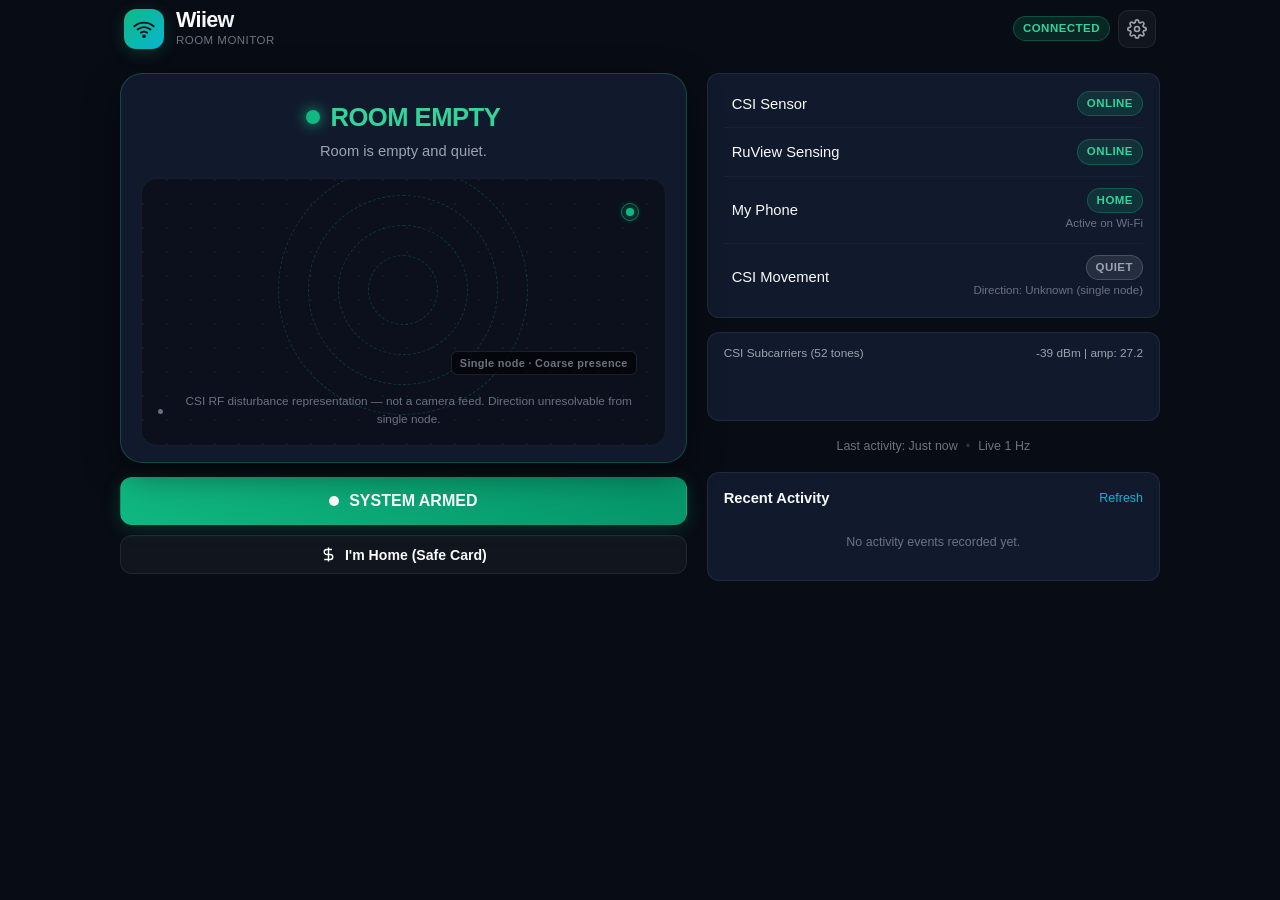
<file: wiiew/frontend/index.html>
<!DOCTYPE html>
<html lang="en">
<head>
  <meta charset="UTF-8">
  <meta name="viewport" content="width=device-width, initial-scale=1.0, maximum-scale=1.0, user-scalable=no, viewport-fit=cover">
  <meta name="theme-color" content="#080c14">
  <meta name="apple-mobile-web-app-capable" content="yes">
  <meta name="apple-mobile-web-app-status-bar-style" content="black-translucent">
  <meta name="description" content="Wiiew — Calm, camera-free room occupancy monitoring with trusted-device safe card">
  
  <title>Wiiew — Room Monitor</title>
  
  <link rel="manifest" href="./manifest.json">
  <link rel="icon" type="image/svg+xml" href="./icons/icon.svg">
  <link rel="apple-touch-icon" href="./icons/icon-192.png">
  <link rel="stylesheet" href="./style.css">
</head>
<body>
  <div class="app-layout">
    <!-- Top Navigation Header -->
    <header class="app-header">
      <div class="header-left">
        <div class="brand-logo" aria-hidden="true">
          <svg viewBox="0 0 24 24" width="22" height="22" fill="none" stroke="currentColor" stroke-width="2" stroke-linecap="round" stroke-linejoin="round">
            <path d="M5 12.55a11 11 0 0 1 14.08 0"></path>
            <path d="M1.42 9a16 16 0 0 1 21.16 0"></path>
            <path d="M8.53 16.11a6 6 0 0 1 6.95 0"></path>
            <circle cx="12" cy="20" r="1"></circle>
          </svg>
        </div>
        <div class="brand-text">
          <span class="brand-title">Wiiew</span>
          <span class="brand-tagline">Room Monitor</span>
        </div>
      </div>
      
      <div class="header-right">
        <span id="badge-backend-status" class="status-pill pill-green" title="Backend connection status">CONNECTED</span>
        <button id="btn-install" class="btn-icon" title="Install App" style="display: none;" aria-label="Install Wiiew PWA">
          <svg viewBox="0 0 24 24" width="19" height="19" fill="none" stroke="currentColor" stroke-width="2">
            <path d="M21 15v4a2 2 0 0 1-2 2H5a2 2 0 0 1-2-2v-4"></path>
            <polyline points="7 10 12 15 17 10"></polyline>
            <line x1="12" y1="15" x2="12" y2="3"></line>
          </svg>
        </button>
        <button id="btn-settings-open" class="btn-icon" title="Settings" aria-label="Open Settings">
          <svg viewBox="0 0 24 24" width="20" height="20" fill="none" stroke="currentColor" stroke-width="2">
            <circle cx="12" cy="12" r="3"></circle>
            <path d="M19.4 15a1.65 1.65 0 0 0 .33 1.82l.06.06a2 2 0 0 1 0 2.83 2 2 0 0 1-2.83 0l-.06-.06a1.65 1.65 0 0 0-1.82-.33 1.65 1.65 0 0 0-1 1.51V21a2 2 0 0 1-2 2 2 2 0 0 1-2-2v-.09A1.65 1.65 0 0 0 9 19.4a1.65 1.65 0 0 0-1.82.33l-.06.06a2 2 0 0 1-2.83 0 2 2 0 0 1 0-2.83l.06-.06a1.65 1.65 0 0 0 .33-1.82 1.65 1.65 0 0 0-1.51-1H3a2 2 0 0 1-2-2 2 2 0 0 1 2-2h.09A1.65 1.65 0 0 0 4.6 9a1.65 1.65 0 0 0-.33-1.82l-.06-.06a2 2 0 0 1 0-2.83 2 2 0 0 1 2.83 0l.06.06a1.65 1.65 0 0 0 1.82.33H9a1.65 1.65 0 0 0 1-1.51V3a2 2 0 0 1 2-2 2 2 0 0 1 2 2v.09a1.65 1.65 0 0 0 1 1.51 1.65 1.65 0 0 0 1.82-.33l.06-.06a2 2 0 0 1 2.83 0 2 2 0 0 1 0 2.83l-.06.06a1.65 1.65 0 0 0-.33 1.82V9a1.65 1.65 0 0 0 1.51 1H21a2 2 0 0 1 2 2 2 2 0 0 1-2 2h-.09a1.65 1.65 0 0 0-1.51 1z"></path>
          </svg>
        </button>
      </div>
    </header>

    <!-- Main Grid: Room Visualizer on Left/Center, Telemetry & Controls on Right (on Desktop) -->
    <main class="dashboard-grid">
      
      <!-- Left Column / Primary: Room Visualization -->
      <section class="viz-column">
        <div id="room-card" class="room-card state-empty">
          <div class="room-card-header">
            <div class="room-status-indicator">
              <span class="status-dot"></span>
              <h1 id="room-status-title">ROOM EMPTY</h1>
            </div>
            <p id="room-status-desc">Room is empty and quiet.</p>
          </div>

          <!-- Central Graphical Room Stage -->
          <div class="room-stage" id="room-stage">
            <!-- Room Perimeter Walls -->
            <div class="room-boundary">
              <!-- Wall Sensor Node -->
              <div class="sensor-beacon" title="ESP32-S3 CSI Sensor">
                <span class="beacon-pulse"></span>
                <span class="beacon-core"></span>
              </div>

              <!-- Multi-Node Network Overlay & Localization Chip (Phase 3) -->
              <div id="multi-node-layer" class="multi-node-layer" aria-hidden="true"></div>
              <div id="stage-loc-chip" class="stage-loc-chip">Single node · Coarse presence</div>

              <!-- Animated RF Waves Container (Empty & Checking states) -->
              <div id="rf-waves-container" class="rf-waves">
                <div class="rf-ring ring-1"></div>
                <div class="rf-ring ring-2"></div>
                <div class="rf-ring ring-3"></div>
                <div class="rf-ring ring-4"></div>
              </div>

              <!-- Checking Presence Debounce Radial Ring -->
              <div id="checking-indicator" class="checking-indicator" style="display: none;">
                <svg class="progress-ring" width="110" height="110">
                  <circle class="progress-ring-track" stroke="rgba(255, 255, 255, 0.1)" stroke-width="6" fill="transparent" r="48" cx="55" cy="55"/>
                  <circle id="progress-ring-fill" class="progress-ring-fill" stroke="#f59e0b" stroke-width="6" stroke-linecap="round" fill="transparent" r="48" cx="55" cy="55"/>
                </svg>
                <div class="checking-text">
                  <span id="checking-timer">0s</span>
                  <span class="checking-lbl">confirming</span>
                </div>
              </div>

              <!-- Human Presence Silhouette (Rendered when occupied) -->
              <div id="human-silhouette" class="human-silhouette" style="display: none;">
                <!-- Localized CSI Disturbance ripples -->
                <div class="disturbance-ripple ripple-1"></div>
                <div class="disturbance-ripple ripple-2"></div>

                <!-- Full-body Human Avatar Silhouette SVG -->
                <svg viewBox="0 0 100 220" width="80" height="176" class="silhouette-svg">
                  <!-- Head -->
                  <circle cx="50" cy="24" r="18" fill="currentColor"/>
                  <!-- Neck & Torso -->
                  <path d="M 32 50 C 32 46, 68 46, 68 50 L 72 120 C 72 125, 28 125, 28 120 Z" fill="currentColor"/>
                  <!-- Left Arm -->
                  <path d="M 28 52 C 22 56, 16 90, 20 120 C 22 126, 28 124, 28 118 L 26 62 Z" fill="currentColor"/>
                  <!-- Right Arm -->
                  <path d="M 72 52 C 78 56, 84 90, 80 120 C 78 126, 72 124, 72 118 L 74 62 Z" fill="currentColor"/>
                  <!-- Left Leg -->
                  <path d="M 32 124 L 30 206 C 30 214, 44 214, 44 206 L 46 124 Z" fill="currentColor"/>
                  <!-- Right Leg -->
                  <path d="M 54 124 L 56 206 C 56 214, 70 214, 70 206 L 68 124 Z" fill="currentColor"/>
                </svg>
              </div>

              <!-- Trusted Device Shield Visual (Rendered when Safe Card active) -->
              <div id="trusted-home-icon" class="trusted-home-visual" style="display: none;">
                <div class="trusted-shield-glow"></div>
                <svg viewBox="0 0 24 24" width="64" height="64" fill="none" stroke="currentColor" stroke-width="1.75">
                  <path d="M12 22s8-4 8-10V5l-8-3-8 3v7c0 6 8 10 8 10z"></path>
                  <path d="M9 12l2 2 4-4"></path>
                </svg>
              </div>
            </div>

            <!-- CSI Visual Representation Note (Compliance Requirement) -->
            <div class="stage-footer-note">
              <span class="info-dot"></span>
              <span id="viz-caption">CSI RF disturbance representation — not a camera feed. Direction unresolvable from single node.</span>
            </div>
          </div>
        </div>

        <!-- System Armed / Disarmed Primary Action -->
        <div class="control-banner">
          <button id="btn-arm-toggle" class="btn-primary btn-armed" aria-label="Toggle Armed State">
            <span class="btn-arm-dot"></span>
            <span id="btn-arm-text">SYSTEM ARMED</span>
          </button>
          
          <button id="btn-heartbeat" class="btn-secondary" title="Signal Safe Card presence from this device" aria-label="Signal I am Home">
            <svg viewBox="0 0 24 24" width="17" height="17" fill="none" stroke="currentColor" stroke-width="2">
              <path d="M12 2v20M17 5H9.5a3.5 3.5 0 0 0 0 7h5a3.5 3.5 0 0 1 0 7H6"></path>
            </svg>
            <span>I'm Home (Safe Card)</span>
          </button>
        </div>
      </section>

      <!-- Right Column / Secondary: Telemetry, CSI Diagnostics, & History -->
      <section class="side-column">
        <!-- Telemetry Panel -->
        <div class="telemetry-card">
          <div class="telemetry-row">
            <div class="telemetry-label">
              <span class="row-icon sensor-icon"></span>
              <span>CSI Sensor</span>
            </div>
            <span id="badge-sensor" class="status-pill pill-green">ONLINE</span>
          </div>

          <div class="telemetry-row">
            <div class="telemetry-label">
              <span class="row-icon server-icon"></span>
              <span>RuView Sensing</span>
            </div>
            <span id="badge-server" class="status-pill pill-green">ONLINE</span>
          </div>

          <div class="telemetry-row">
            <div class="telemetry-label">
              <span class="row-icon phone-icon"></span>
              <span id="label-phone-name">My Phone</span>
            </div>
            <div class="phone-status-wrap">
              <span id="badge-phone" class="status-pill pill-green">HOME</span>
              <span id="phone-subtext" class="telemetry-subtext">Active on Wi-Fi</span>
            </div>
          </div>

          <div class="telemetry-row">
            <div class="telemetry-label">
              <span class="row-icon motion-icon"></span>
              <span>CSI Movement</span>
            </div>
            <div class="phone-status-wrap">
              <span id="badge-motion" class="status-pill pill-gray">QUIET</span>
              <span id="motion-subtext" class="telemetry-subtext">Direction: Unknown (single node)</span>
            </div>
          </div>
        </div>

        <!-- Subtle OFDM Subcarrier Waterfall / Sparkline -->
        <div class="subcarrier-card">
          <div class="subcarrier-header">
            <span>CSI Subcarriers (52 tones)</span>
            <span id="subcarrier-metrics">-39 dBm | amp: 27.2</span>
          </div>
          <div id="subcarrier-visualizer" class="subcarrier-bars" aria-label="OFDM Subcarrier amplitudes"></div>
        </div>

        <!-- Last Activity Timestamp -->
        <div class="meta-strip">
          <span id="last-activity-text">Last activity: Just now</span>
          <span class="dot-separator">•</span>
          <span id="ws-latency-text">Live 1 Hz</span>
        </div>

        <!-- Activity Log (Conversational Event History) -->
        <div class="history-card">
          <div class="history-header">
            <h3>Recent Activity</h3>
            <button id="btn-refresh-events" class="btn-link" aria-label="Refresh Activity Log">Refresh</button>
          </div>
          <div id="event-list" class="event-list">
            <div class="event-placeholder">No activity events recorded yet.</div>
          </div>
        </div>
      </section>

    </main>

    <!-- Settings Modal -->
    <div id="settings-modal" class="modal-backdrop" style="display: none;" role="dialog" aria-modal="true" aria-labelledby="settings-heading">
      <div class="modal-card">
        <div class="modal-header">
          <h2 id="settings-heading">Wiiew Settings</h2>
          <button id="btn-settings-close" class="btn-close" aria-label="Close Settings">&times;</button>
        </div>

        <div class="modal-body">
          <!-- Backend Connection Config (Crucial for GitHub Pages) -->
          <div class="setting-group">
            <label class="setting-title" for="cfg-backend-url">Wiiew Backend URL</label>
            <p class="setting-desc">Local IP/Host of the computer running the Wiiew backend.</p>
            <div class="input-with-button">
              <input type="url" id="cfg-backend-url" placeholder="http://192.168.1.100:8000">
              <button id="btn-test-backend" class="btn-secondary btn-sm">Test</button>
            </div>
            <p id="backend-test-msg" class="telemetry-subtext"></p>
          </div>

          <!-- Trusted Phone Config -->
          <div class="setting-group">
            <label class="setting-title">Trusted Phone (Safe Card)</label>
            <p class="setting-desc">Presence of this phone on your home Wi-Fi suppresses entry alerts.</p>
            
            <div class="input-field">
              <label for="cfg-phone-name">Device Name</label>
              <input type="text" id="cfg-phone-name" placeholder="My Phone" value="My Phone">
            </div>

            <div class="input-field">
              <label for="cfg-phone-ip">Phone LAN IP Address</label>
              <input type="text" id="cfg-phone-ip" placeholder="192.168.1.103">
            </div>

            <div class="input-field">
              <label for="cfg-phone-mac">Phone MAC Address (Optional)</label>
              <input type="text" id="cfg-phone-mac" placeholder="7c:4d:8f:94:53:74">
            </div>

            <button id="btn-discover-devices" class="btn-secondary btn-sm">
              <svg viewBox="0 0 24 24" width="14" height="14" fill="none" stroke="currentColor" stroke-width="2">
                <circle cx="11" cy="11" r="8"></circle>
                <line x1="21" y1="21" x2="16.65" y2="16.65"></line>
              </svg>
              <span>Scan Home Network for My Phone</span>
            </button>
            <div id="discovered-devices-list" class="discovered-devices" style="display: none;"></div>
          </div>

          <!-- Physical Proximity Boundary -->
          <div class="setting-group">
            <label class="setting-title" style="display:flex;align-items:center;gap:8px;cursor:pointer;">
              <input type="checkbox" id="cfg-prox-enabled" checked style="width:16px;height:16px;accent-color:#10b981;">
              <span>Enforce 15 ft Router Proximity Boundary</span>
            </label>
            <p class="setting-desc">Being on Wi-Fi alone will not suppress alerts unless your phone is inside the calibrated 15 ft boundary.</p>
            <div class="input-field" style="margin-top:8px;">
              <label for="cfg-prox-boundary">Boundary Distance (feet)</label>
              <input type="number" id="cfg-prox-boundary" min="5" max="50" step="1" value="15">
            </div>

            <div id="cfg-prox-badge" style="margin-top:8px;font-size:11px;color:#94a3b8;background:rgba(255,255,255,0.04);padding:8px 10px;border-radius:8px;border:1px solid #1e293b;">
              Method: <b id="cfg-prox-method" style="color:#f8fafc;">Unavailable</b>
              <span id="cfg-prox-msg" style="display:block;color:#64748b;font-size:10px;margin-top:2px;">15 ft proximity detection requires router client RSSI.</span>
            </div>

            <div style="display:flex;gap:8px;margin-top:8px;">
              <div style="flex:1;background:rgba(255,255,255,0.02);padding:6px;border-radius:6px;border:1px solid #1e293b;text-align:center;">
                <small style="color:#64748b;display:block;font-size:10px;">Signal</small>
                <strong id="cfg-prox-signal" style="font-size:12px;color:#f8fafc;">— dBm</strong>
              </div>
              <div style="flex:1;background:rgba(255,255,255,0.02);padding:6px;border-radius:6px;border:1px solid #1e293b;text-align:center;">
                <small style="color:#64748b;display:block;font-size:10px;">Est. Distance</small>
                <strong id="cfg-prox-dist" style="font-size:12px;color:#f8fafc;">— ft</strong>
              </div>
              <div style="flex:1;background:rgba(255,255,255,0.02);padding:6px;border-radius:6px;border:1px solid #1e293b;text-align:center;">
                <small style="color:#64748b;display:block;font-size:10px;">Proximity</small>
                <strong id="cfg-prox-state" style="font-size:12px;color:#f8fafc;">Unknown</strong>
              </div>
            </div>

            <div style="display:flex;gap:8px;margin-top:8px;">
              <button id="btn-cfg-cal-near" type="button" class="btn-secondary btn-sm" style="flex:1;">Calibrate Near</button>
              <button id="btn-cfg-cal-boundary" type="button" class="btn-secondary btn-sm" style="flex:1;">Calibrate 15 ft</button>
            </div>
            <p id="cfg-cal-msg" class="telemetry-subtext" style="font-size:11px;margin-top:4px;"></p>
          </div>

          <!-- Sleep Grace Period -->
          <div class="setting-group">
            <label class="setting-title" for="cfg-grace-slider">Phone Sleep Grace Period</label>
            <p class="setting-desc">Tolerates locked smartphone Wi-Fi sleep before assuming you left.</p>
            <div class="slider-row">
              <input type="range" id="cfg-grace-slider" min="60" max="600" step="30" value="180">
              <span id="cfg-grace-val">3 min</span>
            </div>
          </div>

          <!-- Sustained Presence Debounce -->
          <div class="setting-group">
            <label class="setting-title" for="cfg-debounce-slider">Presence Confirmation Threshold</label>
            <p class="setting-desc">Continuous CSI disturbance required before confirming room presence.</p>
            <div class="slider-row">
              <input type="range" id="cfg-debounce-slider" min="5" max="45" step="5" value="15">
              <span id="cfg-debounce-val">15 sec</span>
            </div>
          </div>

          <!-- Web Push Notifications -->
          <div class="setting-group">
            <label class="setting-title">Mobile Push Notifications</label>
            <p class="setting-desc">Receive calm notifications on this phone when someone enters your room.</p>
            <div class="push-actions">
              <button id="btn-enable-push" class="btn-primary btn-sm">Enable Web Push</button>
              <button id="btn-test-push" class="btn-secondary btn-sm">Send Test Push</button>
            </div>
            <p id="push-status-msg" class="telemetry-subtext"></p>
          </div>

          <!-- About / Advanced Accordion -->
          <details class="setting-group advanced-group">
            <summary class="setting-title">About & Diagnostics</summary>
            <div class="about-content">
              <p><strong>Wiiew Version:</strong> 1.0.0 (PWA)</p>
              <p><strong>CSI Hardware:</strong> Arduino UNO R4 WiFi (ESP32-S3 QFN56 v0.2, 8 MB SPI Flash)</p>
              <p><strong>CSI Frame Format:</strong> ADR-018 Raw CSI (128 subcarriers, UDP port 5005)</p>
              <p><strong>Hosted UI:</strong> <a href="https://shr3y4n.github.io/Wiiew/" target="_blank" rel="noopener" style="color: #06b6d4;">GitHub Pages</a></p>
            </div>
          </details>
        </div>

        <div class="modal-footer">
          <button id="btn-save-settings" class="btn-primary">Save Settings</button>
        </div>
      </div>
    </div>
  </div>

  <script src="./app.js"></script>
</body>
</html>
</file>
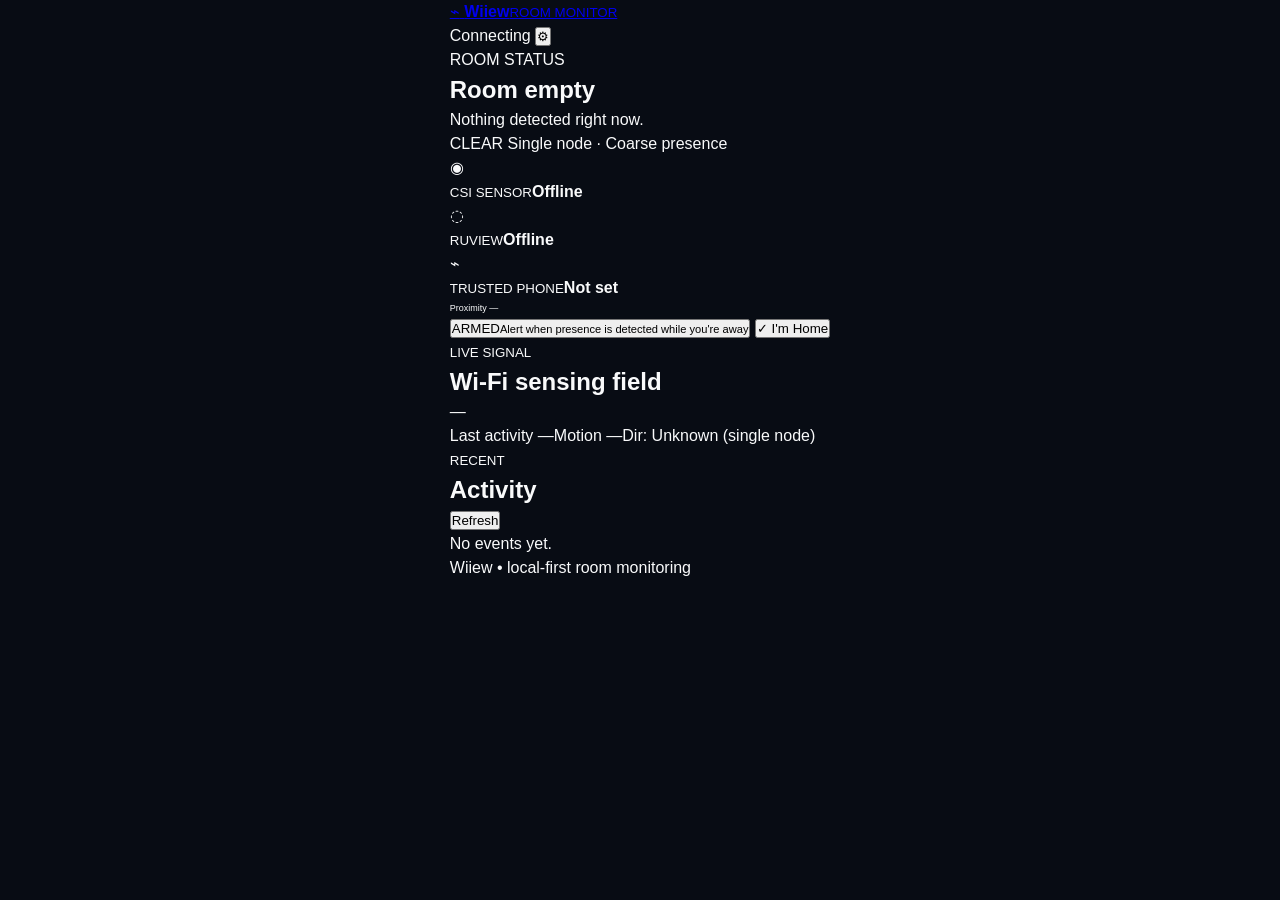
<file: wiiew/frontend/pages-index.html>
<!doctype html>
<html lang="en">
<head>
  <meta charset="utf-8">
  <meta name="viewport" content="width=device-width,initial-scale=1,viewport-fit=cover">
  <meta name="theme-color" content="#080b12">
  <meta name="description" content="Wiiew — calm room presence monitor">
  <meta name="apple-mobile-web-app-capable" content="yes">
  <meta name="apple-mobile-web-app-status-bar-style" content="black-translucent">
  <title>Wiiew</title>
  <link rel="manifest" href="./manifest.json">
  <link rel="apple-touch-icon" href="./icons/icon-192.png">
  <link rel="stylesheet" href="./style.css">
</head>
<body>
  <div class="app-shell">
    <header class="topbar">
      <a class="brand" href="./">
        <span class="brand-mark">⌁</span>
        <span><b>Wiiew</b><small>ROOM MONITOR</small></span>
      </a>
      <div class="top-actions">
        <span id="connection" class="connection"><i></i> Connecting</span>
        <button id="install" class="icon-btn" hidden aria-label="Install Wiiew">⇩</button>
        <button id="settings" class="icon-btn" aria-label="Settings">⚙</button>
      </div>
    </header>

    <main>
      <section id="hero" class="hero empty">
        <div class="hero-copy">
          <span id="state-kicker" class="eyebrow">ROOM STATUS</span>
          <h1 id="state-title">Room empty</h1>
          <p id="state-text">Nothing detected right now.</p>
          <div id="confirm" class="confirm" hidden><span id="confirm-fill"></span><label>Confirming presence <b id="confirm-time">0s</b></label></div>
        </div>
        <div class="room-visual" aria-label="Room presence visualization">
          <div class="room-grid"></div>
          <div id="node-markers" class="node-markers" aria-hidden="true"></div>
          <div id="person" class="person" aria-hidden="true">
            <div class="head"></div><div class="body"></div><div class="arm left"></div><div class="arm right"></div><div class="leg left"></div><div class="leg right"></div>
          </div>
          <span id="visual-label" class="visual-label">CLEAR</span>
          <span id="loc-chip" class="loc-chip">Single node · Coarse presence</span>
        </div>
      </section>

      <section class="status-grid">
        <article class="stat-card"><span class="stat-icon">◉</span><div><small>CSI SENSOR</small><strong id="sensor">Offline</strong></div><em id="sensor-dot" class="dot"></em></article>
        <article class="stat-card"><span class="stat-icon">◌</span><div><small>RUVIEW</small><strong id="server">Offline</strong></div><em id="server-dot" class="dot"></em></article>
        <article class="stat-card"><span class="stat-icon">⌁</span><div><small>TRUSTED PHONE</small><strong id="phone">Not set</strong><small id="phone-prox" style="display:block;font-size:9px;color:var(--dim);margin-top:2px;">Proximity —</small></div><em id="phone-dot" class="dot"></em></article>
      </section>

      <section class="control-row">
        <button id="arm" class="arm-btn"><span class="arm-led"></span><span>ARMED</span><small>Alert when presence is detected while you're away</small></button>
        <button id="home" class="home-btn">✓ I'm Home</button>
      </section>

      <section class="signal-card">
        <div class="section-head"><div><small>LIVE SIGNAL</small><h2>Wi-Fi sensing field</h2></div><span id="signal-meta">—</span></div>
        <div id="bars" class="signal-bars"></div>
        <div class="signal-foot"><span id="last">Last activity —</span><span id="motion">Motion —</span><span id="direction" title="Direction cannot be resolved from a single CSI receiver">Dir: Unknown (single node)</span></div>
      </section>

      <section class="activity-card">
        <div class="section-head"><div><small>RECENT</small><h2>Activity</h2></div><button id="refresh" class="text-btn">Refresh</button></div>
        <div id="events" class="events"><div class="muted">No events yet.</div></div>
      </section>
    </main>

    <footer>Wiiew • local-first room monitoring</footer>
  </div>

  <div id="modal" class="modal" hidden>
    <div class="modal-card">
      <div class="modal-head"><div><small>SETUP</small><h2>Wiiew settings</h2></div><button id="close" class="icon-btn">×</button></div>
      <label>Wiiew backend URL <span>Required for the GitHub Pages version</span><input id="api" placeholder="https://your-secure-tunnel.example.com"></label>
      <p class="hint">GitHub Pages hosts the interface. Your CSI/RuView backend stays on the laptop. Use a secure HTTPS endpoint to connect them.</p>
      <label>Trusted phone name <input id="phone-name" placeholder="My Phone"></label>
      <label>Trusted phone IP address <input id="phone-ip" placeholder="e.g. 192.168.1.105"></label>
      <label>Trusted phone MAC (optional stable ID) <input id="phone-mac" placeholder="e.g. de:f3:d1:75:ab:bf"></label>
      <button id="btn-discover-devices" type="button" class="secondary-btn" style="width:100%;margin-top:6px;min-height:38px;font-size:12px;border-radius:10px;">Scan Home Network for My Phone</button>
      <div id="discovered-list" style="margin-top:8px;max-height:140px;overflow-y:auto;display:none;"></div>
      
      <!-- Physical Proximity Boundary Section -->
      <div class="setting-group" style="margin-top:12px;padding-top:12px;border-top:1px solid var(--line);">
        <label style="display:flex;align-items:center;gap:8px;cursor:pointer;margin-bottom:6px;">
          <input type="checkbox" id="prox-enabled" checked style="width:16px;height:16px;accent-color:var(--green);">
          <span style="font-weight:600;font-size:12px;">Enforce 15 ft Router Proximity Boundary</span>
        </label>
        <p class="hint" style="margin-top:0;">When enabled, being on Wi-Fi alone will NOT suppress alerts unless your phone is within the calibrated boundary.</p>
        <label>Boundary Distance (ft) <input id="prox-boundary" type="number" min="5" max="50" step="1" value="15" style="margin-top:4px;"></label>
        
        <div id="prox-method-badge" style="margin-top:8px;font-size:11px;color:var(--muted);background:rgba(255,255,255,0.04);padding:8px 10px;border-radius:8px;border:1px solid var(--line);">
          Method: <b id="prox-method-val" style="color:var(--text);">Unavailable</b>
          <span id="prox-method-hint" style="display:block;color:var(--dim);font-size:10px;margin-top:3px;">15 ft proximity detection requires router client RSSI.</span>
        </div>

        <div style="display:flex;gap:8px;margin-top:8px;">
          <div style="flex:1;background:rgba(255,255,255,0.02);padding:6px;border-radius:6px;border:1px solid var(--line);text-align:center;">
            <small style="color:var(--dim);display:block;font-size:10px;">Signal</small>
            <strong id="prox-signal" style="font-size:12px;color:var(--text);">— dBm</strong>
          </div>
          <div style="flex:1;background:rgba(255,255,255,0.02);padding:6px;border-radius:6px;border:1px solid var(--line);text-align:center;">
            <small style="color:var(--dim);display:block;font-size:10px;">Est. Distance</small>
            <strong id="prox-dist" style="font-size:12px;color:var(--text);">— ft</strong>
          </div>
          <div style="flex:1;background:rgba(255,255,255,0.02);padding:6px;border-radius:6px;border:1px solid var(--line);text-align:center;">
            <small style="color:var(--dim);display:block;font-size:10px;">Proximity</small>
            <strong id="prox-state" style="font-size:12px;color:var(--text);">Unknown</strong>
          </div>
        </div>

        <div style="display:flex;gap:8px;margin-top:8px;">
          <button id="btn-cal-near" type="button" class="secondary-btn" style="flex:1;font-size:11px;min-height:34px;">Calibrate Near</button>
          <button id="btn-cal-boundary" type="button" class="secondary-btn" style="flex:1;font-size:11px;min-height:34px;">Calibrate 15 ft</button>
        </div>
        <p id="cal-msg" class="hint" style="font-size:11px;margin-top:4px;"></p>
      </div>

      <label>Presence confirmation <output><b id="debounce-out">15</b> sec</output><input id="debounce" type="range" min="5" max="45" step="5" value="15"></label>
      <label>Phone-away grace <output><b id="grace-out">3</b> min</output><input id="grace" type="range" min="1" max="10" value="3"></label>
      <div class="modal-actions"><button id="save" class="save-btn">Save</button><button id="push" class="secondary-btn">Enable notifications</button></div>
      <p id="settings-msg" class="hint"></p>
    </div>
  </div>

  <script src="./app.js"></script>
</body>
</html>
</file>
<file: wiiew/frontend/style.css>
/* ==========================================================================
   Wiiew — Modern Production Dark Theme Stylesheet
   Fully responsive (Mobile-first with wide Desktop grid & iPhone Safe Areas)
   ========================================================================== */

:root {
  --bg-color: #080c14;
  --bg-elevated: #0f1624;
  --card-bg: #111a2c;
  --card-border: rgba(255, 255, 255, 0.07);
  --card-border-hover: rgba(255, 255, 255, 0.14);

  --text-main: #f9fafb;
  --text-muted: #9ca3af;
  --text-dim: #6b7280;

  /* State Accents: Green/Cyan for calm/normal, Red ONLY for untrusted presence */
  --accent-green: #10b981;
  --accent-green-glow: rgba(16, 185, 129, 0.22);
  --accent-cyan: #06b6d4;
  --accent-cyan-glow: rgba(6, 182, 212, 0.22);
  --accent-amber: #f59e0b;
  --accent-amber-glow: rgba(245, 158, 11, 0.22);
  --accent-red: #ef4444;
  --accent-red-glow: rgba(239, 68, 68, 0.32);

  --font-family: -apple-system, BlinkMacSystemFont, "Segoe UI", Roboto, "Inter", Helvetica, Arial, sans-serif;
  --radius-xl: 22px;
  --radius-lg: 16px;
  --radius-md: 12px;
  --radius-sm: 8px;
  --transition: all 0.25s cubic-bezier(0.4, 0, 0.2, 1);
}

* {
  box-sizing: border-box;
  margin: 0;
  padding: 0;
  -webkit-tap-highlight-color: transparent;
}

body {
  background-color: var(--bg-color);
  color: var(--text-main);
  font-family: var(--font-family);
  line-height: 1.5;
  min-height: 100vh;
  display: flex;
  justify-content: center;
  align-items: flex-start;
  padding: env(safe-area-inset-top, 14px) 14px env(safe-area-inset-bottom, 20px) 14px;
  overflow-x: hidden;
}

.app-layout {
  width: 100%;
  max-width: 1040px;
  display: flex;
  flex-direction: column;
  gap: 16px;
}

/* --- Header --- */
.app-header {
  display: flex;
  justify-content: space-between;
  align-items: center;
  padding: 8px 4px;
}

.header-left {
  display: flex;
  align-items: center;
  gap: 12px;
}

.brand-logo {
  width: 40px;
  height: 40px;
  border-radius: 12px;
  background: linear-gradient(135deg, #10b981, #06b6d4);
  display: flex;
  align-items: center;
  justify-content: center;
  color: #080c14;
  box-shadow: 0 4px 16px var(--accent-green-glow);
}

.brand-text {
  display: flex;
  flex-direction: column;
}

.brand-title {
  font-size: 1.35rem;
  font-weight: 800;
  letter-spacing: -0.03em;
  background: linear-gradient(to right, #ffffff, #e5e7eb);
  -webkit-background-clip: text;
  -webkit-text-fill-color: transparent;
  line-height: 1.1;
}

.brand-tagline {
  font-size: 0.72rem;
  color: var(--text-dim);
  font-weight: 500;
  letter-spacing: 0.04em;
  text-transform: uppercase;
}

.header-right {
  display: flex;
  align-items: center;
  gap: 8px;
}

.btn-icon {
  background: rgba(255, 255, 255, 0.04);
  border: 1px solid var(--card-border);
  color: var(--text-muted);
  width: 38px;
  height: 38px;
  border-radius: 10px;
  cursor: pointer;
  display: flex;
  align-items: center;
  justify-content: center;
  transition: var(--transition);
}

.btn-icon:hover {
  background: rgba(255, 255, 255, 0.09);
  color: var(--text-main);
}

/* --- Grid Structure (Mobile Stack -> Desktop 2-Column) --- */
.dashboard-grid {
  display: flex;
  flex-direction: column;
  gap: 16px;
  width: 100%;
}

.viz-column {
  display: flex;
  flex-direction: column;
  gap: 14px;
}

.side-column {
  display: flex;
  flex-direction: column;
  gap: 14px;
}

@media (min-width: 860px) {
  .dashboard-grid {
    display: grid;
    grid-template-columns: 1.25fr 1fr;
    gap: 20px;
    align-items: start;
  }
}

/* --- Central Room Visualization Card --- */
.room-card {
  background: var(--card-bg);
  border: 1px solid var(--card-border);
  border-radius: var(--radius-xl);
  padding: 24px 20px 16px 20px;
  display: flex;
  flex-direction: column;
  position: relative;
  overflow: hidden;
  box-shadow: 0 12px 36px rgba(0, 0, 0, 0.45);
  transition: var(--transition);
}

.room-card-header {
  text-align: center;
  margin-bottom: 16px;
}

.room-status-indicator {
  display: flex;
  align-items: center;
  justify-content: center;
  gap: 10px;
  margin-bottom: 4px;
}

.status-dot {
  width: 14px;
  height: 14px;
  border-radius: 50%;
  transition: var(--transition);
}

#room-status-title {
  font-size: 1.6rem;
  font-weight: 800;
  letter-spacing: -0.02em;
  transition: color 0.3s ease;
}

#room-status-desc {
  font-size: 0.92rem;
  color: var(--text-muted);
  max-width: 320px;
  margin: 0 auto;
}

/* Room Stage Canvas & Perimeter */
.room-stage {
  width: 100%;
  min-height: 250px;
  background: rgba(0, 0, 0, 0.35);
  border-radius: var(--radius-lg);
  border: 1px solid rgba(255, 255, 255, 0.05);
  position: relative;
  display: flex;
  flex-direction: column;
  justify-content: space-between;
  padding: 16px;
  overflow: hidden;
  background-image: 
    radial-gradient(circle at 1px 1px, rgba(255, 255, 255, 0.04) 1px, transparent 0);
  background-size: 24px 24px;
}

.room-boundary {
  flex: 1;
  width: 100%;
  display: flex;
  align-items: center;
  justify-content: center;
  position: relative;
  min-height: 190px;
}

/* Wall Sensor Beacon */
.sensor-beacon {
  position: absolute;
  top: 10px;
  right: 12px;
  width: 14px;
  height: 14px;
  display: flex;
  align-items: center;
  justify-content: center;
}

.beacon-core {
  width: 8px;
  height: 8px;
  border-radius: 50%;
  background: var(--accent-green);
  box-shadow: 0 0 10px var(--accent-green);
}

/* Multi-node Layer & Loc Chip (Phase 3) */
.multi-node-layer {
  position: absolute;
  inset: 0;
  pointer-events: none;
  z-index: 4;
}

.node-dot {
  position: absolute;
  width: 12px;
  height: 12px;
  transform: translate(-50%, -50%);
  border-radius: 50%;
  background: #4b5563;
  border: 2px solid rgba(255, 255, 255, 0.2);
  transition: var(--transition);
}

.node-dot.active {
  background: var(--accent-green);
  border-color: rgba(16, 185, 129, 0.6);
  box-shadow: 0 0 10px var(--accent-green);
}

.node-dot small {
  position: absolute;
  top: 14px;
  left: 50%;
  transform: translateX(-50%);
  font-size: 0.62rem;
  font-weight: 700;
  color: var(--text-dim);
  white-space: nowrap;
}

.stage-loc-chip {
  position: absolute;
  bottom: 10px;
  right: 12px;
  z-index: 15;
  font-size: 0.68rem;
  font-weight: 700;
  padding: 3px 8px;
  border-radius: 6px;
  background: rgba(0, 0, 0, 0.6);
  border: 1px solid rgba(255, 255, 255, 0.1);
  color: var(--text-dim);
  letter-spacing: 0.03em;
}

.beacon-pulse {
  position: absolute;
  width: 18px;
  height: 18px;
  border-radius: 50%;
  border: 1.5px solid var(--accent-green);
  opacity: 0.6;
  animation: pulse-ring 2.5s infinite;
}

/* Animated RF Waves (Empty & Checking States) */
.rf-waves {
  position: absolute;
  width: 100%;
  height: 100%;
  display: flex;
  align-items: center;
  justify-content: center;
  pointer-events: none;
}

.rf-ring {
  position: absolute;
  border-radius: 50%;
  border: 1px dashed var(--accent-green);
  opacity: 0.25;
  transition: var(--transition);
}

.ring-1 { width: 70px; height: 70px; animation: expand-wave 4s infinite linear; }
.ring-2 { width: 130px; height: 130px; animation: expand-wave 4s infinite linear 1s; }
.ring-3 { width: 190px; height: 190px; animation: expand-wave 4s infinite linear 2s; }
.ring-4 { width: 250px; height: 250px; animation: expand-wave 4s infinite linear 3s; }

@keyframes expand-wave {
  0% { transform: scale(0.6); opacity: 0.4; }
  50% { opacity: 0.15; }
  100% { transform: scale(1.3); opacity: 0; }
}

/* Checking Presence Progress Ring */
.checking-indicator {
  position: relative;
  width: 110px;
  height: 110px;
  display: flex;
  align-items: center;
  justify-content: center;
  z-index: 5;
}

.progress-ring {
  transform: rotate(-90deg);
}

.progress-ring-fill {
  stroke-dasharray: 301.59;
  stroke-dashoffset: 301.59;
  transition: stroke-dashoffset 0.35s ease;
}

.checking-text {
  position: absolute;
  display: flex;
  flex-direction: column;
  align-items: center;
  text-align: center;
}

#checking-timer {
  font-size: 1.25rem;
  font-weight: 800;
  color: var(--accent-amber);
}

.checking-lbl {
  font-size: 0.68rem;
  text-transform: uppercase;
  color: var(--text-dim);
}

/* Human Silhouette Graphic (Rendered on Untrusted Presence) */
.human-silhouette {
  position: relative;
  display: flex;
  align-items: center;
  justify-content: center;
  z-index: 10;
  animation: float-slow 3s infinite ease-in-out;
}

.silhouette-svg {
  color: #f87171;
  filter: drop-shadow(0 0 16px rgba(239, 68, 68, 0.45));
}

.disturbance-ripple {
  position: absolute;
  border-radius: 50%;
  border: 1.5px solid var(--accent-red);
  opacity: 0.4;
}
.ripple-1 { width: 110px; height: 110px; animation: pulse-ring 2s infinite; }
.ripple-2 { width: 170px; height: 170px; animation: pulse-ring 2s infinite 0.7s; }

@keyframes pulse-ring {
  0% { transform: scale(0.8); opacity: 0.6; }
  100% { transform: scale(1.35); opacity: 0; }
}

@keyframes float-slow {
  0%, 100% { transform: translateY(0); }
  50% { transform: translateY(-4px); }
}

/* Phase 2: CSI Movement & Direction Visualizer */
.human-silhouette.movement-active {
  animation: movement-shimmer 1.4s ease-in-out infinite alternate !important;
}
.human-silhouette.movement-stationary {
  animation: movement-breathe 3.5s ease-in-out infinite alternate !important;
}

@keyframes movement-shimmer {
  0% { transform: translateY(0) scale(0.98); filter: drop-shadow(0 0 12px rgba(239, 68, 68, 0.45)); }
  100% { transform: translateY(-5px) scale(1.02); filter: drop-shadow(0 0 26px rgba(239, 68, 68, 0.8)); }
}

@keyframes movement-breathe {
  0% { transform: translateY(0) scale(0.99); opacity: 0.88; }
  100% { transform: translateY(-2px) scale(1.01); opacity: 1.0; }
}

@media (prefers-reduced-motion: reduce) {
  .human-silhouette.movement-active,
  .human-silhouette.movement-stationary {
    animation: none !important;
  }
}

/* Trusted Home Shield Graphic */
.trusted-home-visual {
  position: relative;
  display: flex;
  align-items: center;
  justify-content: center;
  color: #38bdf8;
  z-index: 10;
  animation: float-slow 3s infinite ease-in-out;
}

.trusted-shield-glow {
  position: absolute;
  width: 90px;
  height: 90px;
  border-radius: 50%;
  background: radial-gradient(circle, rgba(6, 182, 212, 0.25) 0%, transparent 70%);
}

/* Stage Footnote */
.stage-footer-note {
  display: flex;
  align-items: center;
  justify-content: center;
  gap: 6px;
  font-size: 0.74rem;
  color: var(--text-dim);
  text-align: center;
  margin-top: 8px;
}

.info-dot {
  width: 5px;
  height: 5px;
  border-radius: 50%;
  background: var(--text-dim);
}

/* --- Theme Visual States --- */
.state-empty {
  border-color: rgba(16, 185, 129, 0.3);
}
.state-empty .status-dot {
  background-color: var(--accent-green);
  box-shadow: 0 0 14px var(--accent-green);
}
.state-empty #room-status-title {
  color: #34d399;
}

.state-checking {
  border-color: rgba(245, 158, 11, 0.4);
}
.state-checking .status-dot {
  background-color: var(--accent-amber);
  box-shadow: 0 0 14px var(--accent-amber);
}
.state-checking #room-status-title {
  color: #fbbf24;
}

.state-trusted {
  border-color: rgba(6, 182, 212, 0.35);
  background: linear-gradient(180deg, rgba(6, 182, 212, 0.06) 0%, var(--card-bg) 100%);
}
.state-trusted .status-dot {
  background-color: var(--accent-cyan);
  box-shadow: 0 0 16px var(--accent-cyan);
}
.state-trusted #room-status-title {
  color: #38bdf8;
}

.state-untrusted {
  border-color: rgba(239, 68, 68, 0.55);
  background: linear-gradient(180deg, rgba(239, 68, 68, 0.09) 0%, var(--card-bg) 100%);
}
.state-untrusted .status-dot {
  background-color: var(--accent-red);
  box-shadow: 0 0 16px var(--accent-red);
}
.state-untrusted #room-status-title {
  color: #f87171;
}

.state-disarmed {
  border-color: rgba(156, 163, 175, 0.18);
}
.state-disarmed .status-dot {
  background-color: var(--text-dim);
}
.state-disarmed #room-status-title {
  color: var(--text-muted);
}

.state-offline {
  border-color: rgba(245, 158, 11, 0.25);
}
.state-offline .status-dot {
  background-color: var(--accent-amber);
}
.state-offline #room-status-title {
  color: #fcd34d;
}

/* --- Control Banner --- */
.control-banner {
  display: flex;
  flex-direction: column;
  gap: 10px;
}

.btn-primary {
  width: 100%;
  background: #1f2937;
  color: #ffffff;
  border: 1px solid rgba(255, 255, 255, 0.1);
  padding: 14px 18px;
  border-radius: var(--radius-md);
  font-size: 1rem;
  font-weight: 700;
  cursor: pointer;
  display: flex;
  align-items: center;
  justify-content: center;
  gap: 10px;
  transition: var(--transition);
}

.btn-primary:active {
  transform: scale(0.985);
}

.btn-armed {
  background: linear-gradient(135deg, #10b981, #059669);
  border-color: transparent;
  box-shadow: 0 4px 18px var(--accent-green-glow);
}

.btn-disarmed {
  background: #232c3d;
  border-color: rgba(255, 255, 255, 0.08);
  color: var(--text-muted);
}

.btn-arm-dot {
  width: 10px;
  height: 10px;
  border-radius: 50%;
  background: #ffffff;
  display: inline-block;
}

.btn-secondary {
  width: 100%;
  background: rgba(255, 255, 255, 0.04);
  color: var(--text-main);
  border: 1px solid var(--card-border);
  padding: 10px 14px;
  border-radius: var(--radius-md);
  font-size: 0.88rem;
  font-weight: 600;
  cursor: pointer;
  display: flex;
  align-items: center;
  justify-content: center;
  gap: 8px;
  transition: var(--transition);
}

.btn-secondary:hover {
  background: rgba(255, 255, 255, 0.08);
}

.btn-sm {
  padding: 7px 12px;
  font-size: 0.8rem;
  width: auto;
}

/* --- Telemetry Card --- */
.telemetry-card {
  background: var(--card-bg);
  border: 1px solid var(--card-border);
  border-radius: var(--radius-md);
  padding: 6px 16px;
  display: flex;
  flex-direction: column;
}

.telemetry-row {
  display: flex;
  justify-content: space-between;
  align-items: center;
  padding: 11px 0;
  border-bottom: 1px solid rgba(255, 255, 255, 0.04);
}
.telemetry-row:last-child {
  border-bottom: none;
}

.telemetry-label {
  display: flex;
  align-items: center;
  gap: 8px;
  font-size: 0.92rem;
  color: var(--text-main);
  font-weight: 500;
}

.phone-status-wrap {
  display: flex;
  flex-direction: column;
  align-items: flex-end;
  gap: 2px;
}

.telemetry-subtext {
  font-size: 0.72rem;
  color: var(--text-dim);
}

/* Status Pills */
.status-pill {
  font-size: 0.72rem;
  font-weight: 700;
  padding: 3px 9px;
  border-radius: 20px;
  letter-spacing: 0.04em;
  text-transform: uppercase;
}

.pill-green {
  background: rgba(16, 185, 129, 0.15);
  color: #34d399;
  border: 1px solid rgba(16, 185, 129, 0.3);
}

.pill-amber {
  background: rgba(245, 158, 11, 0.15);
  color: #fbbf24;
  border: 1px solid rgba(245, 158, 11, 0.3);
}

.pill-red {
  background: rgba(239, 68, 68, 0.15);
  color: #f87171;
  border: 1px solid rgba(239, 68, 68, 0.3);
}

.pill-gray {
  background: rgba(156, 163, 175, 0.15);
  color: #9ca3af;
  border: 1px solid rgba(156, 163, 175, 0.3);
}

/* --- Subcarrier Card --- */
.subcarrier-card {
  background: var(--card-bg);
  border: 1px solid var(--card-border);
  border-radius: var(--radius-md);
  padding: 12px 16px;
}

.subcarrier-header {
  display: flex;
  justify-content: space-between;
  font-size: 0.74rem;
  color: var(--text-muted);
  margin-bottom: 8px;
}

.subcarrier-bars {
  display: flex;
  align-items: flex-end;
  gap: 2px;
  height: 38px;
  width: 100%;
  overflow: hidden;
}

.sc-bar {
  flex: 1;
  min-width: 2px;
  background: var(--accent-green);
  opacity: 0.75;
  border-radius: 2px 2px 0 0;
  transition: height 0.2s ease, background 0.3s ease;
}

/* Meta strip */
.meta-strip {
  display: flex;
  justify-content: center;
  align-items: center;
  gap: 8px;
  font-size: 0.78rem;
  color: var(--text-dim);
  padding: 2px 0;
}
.dot-separator {
  opacity: 0.4;
}

/* --- History Card --- */
.history-card {
  background: var(--card-bg);
  border: 1px solid var(--card-border);
  border-radius: var(--radius-md);
  padding: 14px 16px;
}

.history-header {
  display: flex;
  justify-content: space-between;
  align-items: center;
  margin-bottom: 10px;
}

.history-header h3 {
  font-size: 0.92rem;
  font-weight: 700;
}

.btn-link {
  background: none;
  border: none;
  color: var(--accent-cyan);
  font-size: 0.78rem;
  cursor: pointer;
}

.event-list {
  display: flex;
  flex-direction: column;
  gap: 6px;
  max-height: 210px;
  overflow-y: auto;
}

.event-item {
  display: flex;
  justify-content: space-between;
  align-items: center;
  padding: 7px 10px;
  background: rgba(255, 255, 255, 0.02);
  border-left: 3px solid var(--text-dim);
  border-radius: 4px;
  font-size: 0.8rem;
}

.event-item.entry {
  border-left-color: var(--accent-red);
  background: rgba(239, 68, 68, 0.05);
}

.event-item.suppressed {
  border-left-color: var(--accent-cyan);
  background: rgba(6, 182, 212, 0.05);
}

.event-time {
  font-size: 0.72rem;
  color: var(--text-dim);
  font-variant-numeric: tabular-nums;
}

.event-placeholder {
  font-size: 0.78rem;
  color: var(--text-dim);
  text-align: center;
  padding: 14px 0;
}

/* --- Modal Styles --- */
.modal-backdrop {
  position: fixed;
  top: 0; left: 0; right: 0; bottom: 0;
  background: rgba(0, 0, 0, 0.78);
  backdrop-filter: blur(8px);
  display: flex;
  align-items: center;
  justify-content: center;
  z-index: 1000;
  padding: 16px;
}

.modal-card {
  background: #0f1624;
  border: 1px solid var(--card-border-hover);
  border-radius: var(--radius-lg);
  width: 100%;
  max-width: 420px;
  max-height: 90vh;
  display: flex;
  flex-direction: column;
  box-shadow: 0 24px 48px rgba(0, 0, 0, 0.7);
  overflow: hidden;
}

.modal-header {
  display: flex;
  justify-content: space-between;
  align-items: center;
  padding: 16px 20px;
  border-bottom: 1px solid var(--card-border);
}

.modal-header h2 {
  font-size: 1.15rem;
  font-weight: 700;
}

.btn-close {
  background: none;
  border: none;
  color: var(--text-muted);
  font-size: 1.5rem;
  cursor: pointer;
  line-height: 1;
}

.modal-body {
  padding: 16px 20px;
  overflow-y: auto;
  display: flex;
  flex-direction: column;
  gap: 16px;
}

.setting-group {
  display: flex;
  flex-direction: column;
  gap: 5px;
}

.setting-title {
  font-size: 0.88rem;
  font-weight: 600;
  color: var(--text-main);
}

.setting-desc {
  font-size: 0.74rem;
  color: var(--text-muted);
}

.input-with-button {
  display: flex;
  gap: 8px;
  margin-top: 4px;
}

.input-with-button input {
  flex: 1;
  background: rgba(0, 0, 0, 0.35);
  border: 1px solid var(--card-border);
  border-radius: var(--radius-sm);
  color: var(--text-main);
  padding: 8px 12px;
  font-size: 0.85rem;
  font-family: inherit;
}

.input-field {
  display: flex;
  flex-direction: column;
  gap: 3px;
  margin-top: 4px;
}

.input-field label {
  font-size: 0.72rem;
  color: var(--text-dim);
}

.input-field input {
  background: rgba(0, 0, 0, 0.35);
  border: 1px solid var(--card-border);
  border-radius: var(--radius-sm);
  color: var(--text-main);
  padding: 8px 12px;
  font-size: 0.85rem;
  font-family: inherit;
}

.slider-row {
  display: flex;
  align-items: center;
  gap: 12px;
  margin-top: 4px;
}

.slider-row input[type="range"] {
  flex: 1;
  accent-color: var(--accent-green);
}

.slider-row span {
  font-size: 0.84rem;
  font-weight: 600;
  min-width: 50px;
  text-align: right;
}

.discovered-devices {
  display: flex;
  flex-direction: column;
  gap: 4px;
  max-height: 120px;
  overflow-y: auto;
  margin-top: 6px;
  padding: 6px;
  background: rgba(0, 0, 0, 0.25);
  border-radius: var(--radius-sm);
}

.dev-item {
  display: flex;
  justify-content: space-between;
  align-items: center;
  padding: 5px 8px;
  border-radius: 4px;
  font-size: 0.74rem;
  cursor: pointer;
  background: rgba(255, 255, 255, 0.03);
}
.dev-item:hover {
  background: rgba(16, 185, 129, 0.15);
}

.push-actions {
  display: flex;
  gap: 8px;
  margin-top: 4px;
}

.advanced-group {
  border-top: 1px solid var(--card-border);
  padding-top: 12px;
}

.advanced-group summary {
  cursor: pointer;
  color: var(--text-muted);
}

.about-content {
  font-size: 0.75rem;
  color: var(--text-dim);
  display: flex;
  flex-direction: column;
  gap: 4px;
  margin-top: 8px;
}

.modal-footer {
  padding: 12px 20px;
  border-top: 1px solid var(--card-border);
}

/* Accessibility: Focus rings */
:focus-visible {
  outline: 2px solid var(--accent-cyan);
  outline-offset: 2px;
}

/* Reduced motion preference */
@media (prefers-reduced-motion: reduce) {
  * {
    animation-duration: 0.01ms !important;
    animation-iteration-count: 1 !important;
    transition-duration: 0.01ms !important;
  }
}
</file>
